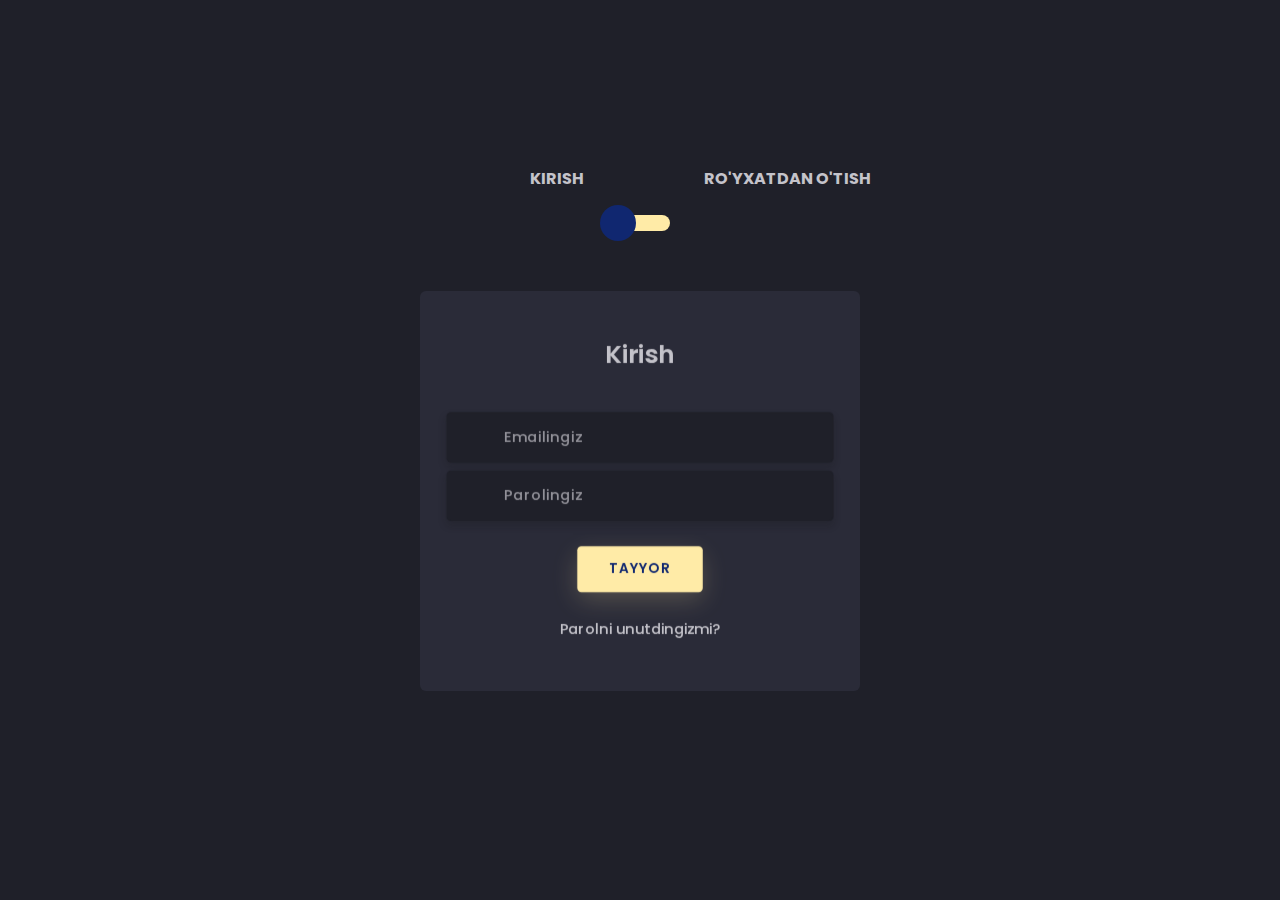
<file: index.html>
<!DOCTYPE html>
<html lang="en">

<head>
    <meta charset="UTF-8">
    <meta http-equiv="X-UA-Compatible" content="IE=edge">
    <meta name="viewport" content="width=device-width, initial-scale=1.0">
    <link rel="stylesheet" href="style.css">
    <title>Kirish Uzum Market</title>
</head>

<body>
    <style>
        /* author: Ivan Grozdic 
https://codepen.io/ig_design/pen/KKVQpVP*/
@import url("https://cdnjs.cloudflare.com/ajax/libs/twitter-bootstrap/4.5.0/css/bootstrap.min.css");
@import url("https://unicons.iconscout.com/release/v2.1.9/css/unicons.css");
@import url("https://fonts.googleapis.com/css?family=Poppins:400,500,600,700,800,900");

body {
    font-family: "Poppins", sans-serif;
    font-weight: 300;
    font-size: 15px;
    line-height: 1.7;
    color: #c4c3ca;
    background-color: #1f2029;
    overflow-x: hidden;
}
a {
    cursor: pointer;
    transition: all 200ms linear;
}
a:hover {
    text-decoration: none;
}
.link {
    color: #c4c3ca;
}
.link:hover {
    color: #ffeba7;
}
p {
    font-weight: 500;
    font-size: 14px;
    line-height: 1.7;
}
h4 {
    font-weight: 600;
}
h6 span {
    padding-left: 120px;
    /* padding: 0 50px; */
    text-transform: uppercase;
    font-weight: 700;
}
.section {
    position: relative;
    width: 100%;
    display: block;
}
.full-height {
    min-height: 100vh;
}
[type="checkbox"]:checked,
[type="checkbox"]:not(:checked) {
    position: absolute;
    left: -9999px;
}
.checkbox:checked + label,
.checkbox:not(:checked) + label {
    position: relative;
    display: block;
    text-align: center;
    width: 60px;
    height: 16px;
    border-radius: 8px;
    padding: 0;
    margin: 10px auto;
    cursor: pointer;
    background-color: #ffeba7;
}
.checkbox:checked + label:before,
.checkbox:not(:checked) + label:before {
    position: absolute;
    display: block;
    width: 36px;
    height: 36px;
    border-radius: 50%;
    color: #ffeba7;
    background-color: #102770;
    font-family: "unicons";
    content: "\eb4f";
    z-index: 20;
    top: -10px;
    left: -10px;
    line-height: 36px;
    text-align: center;
    font-size: 24px;
    transition: all 0.5s ease;
}
.checkbox:checked + label:before {
    transform: translateX(44px) rotate(-270deg);
}

.card-3d-wrap {
    position: relative;
    width: 440px;
    max-width: 100%;
    height: 400px;
    -webkit-transform-style: preserve-3d;
    transform-style: preserve-3d;
    perspective: 800px;
    margin-top: 60px;
}
.card-3d-wrapper {
    width: 100%;
    height: 100%;
    position: absolute;
    top: 0;
    left: 0;
    -webkit-transform-style: preserve-3d;
    transform-style: preserve-3d;
    transition: all 600ms ease-out;
}
.card-front,
.card-back {
    width: 100%;
    height: 100%;
    background-color: #2a2b38;
    background-image: url("https://s3-us-west-2.amazonaws.com/s.cdpn.io/1462889/pat.svg");
    background-position: bottom center;
    background-repeat: no-repeat;
    background-size: 300%;
    position: absolute;
    border-radius: 6px;
    left: 0;
    top: 0;
    -webkit-transform-style: preserve-3d;
    transform-style: preserve-3d;
    -webkit-backface-visibility: hidden;
    -moz-backface-visibility: hidden;
    -o-backface-visibility: hidden;
    backface-visibility: hidden;
}
.card-back {
    transform: rotateY(180deg);
}
.checkbox:checked ~ .card-3d-wrap .card-3d-wrapper {
    transform: rotateY(180deg);
}
.center-wrap {
    position: absolute;
    width: 100%;
    padding: 0 35px;
    top: 50%;
    left: 0;
    transform: translate3d(0, -50%, 35px) perspective(100px);
    z-index: 20;
    display: block;
}

.form-group {
    position: relative;
    display: block;
    margin: 0;
    padding: 0;
}
.form-style {
    padding: 13px 20px;
    padding-left: 55px;
    height: 48px;
    width: 100%;
    font-weight: 500;
    border-radius: 4px;
    font-size: 14px;
    line-height: 22px;
    letter-spacing: 0.5px;
    outline: none;
    color: #c4c3ca;
    background-color: #1f2029;
    border: none;
    -webkit-transition: all 200ms linear;
    transition: all 200ms linear;
    box-shadow: 0 4px 8px 0 rgba(21, 21, 21, 0.2);
}
.form-style:focus,
.form-style:active {
    border: none;
    outline: none;
    box-shadow: 0 4px 8px 0 rgba(21, 21, 21, 0.2);
}
.input-icon {
    position: absolute;
    top: 0;
    left: 18px;
    height: 48px;
    font-size: 24px;
    line-height: 48px;
    text-align: left;
    color: #ffeba7;
    -webkit-transition: all 200ms linear;
    transition: all 200ms linear;
}

.form-group input:-ms-input-placeholder {
    color: #c4c3ca;
    opacity: 0.7;
    -webkit-transition: all 200ms linear;
    transition: all 200ms linear;
}
.form-group input::-moz-placeholder {
    color: #c4c3ca;
    opacity: 0.7;
    -webkit-transition: all 200ms linear;
    transition: all 200ms linear;
}
.form-group input:-moz-placeholder {
    color: #c4c3ca;
    opacity: 0.7;
    -webkit-transition: all 200ms linear;
    transition: all 200ms linear;
}
.form-group input::-webkit-input-placeholder {
    color: #c4c3ca;
    opacity: 0.7;
    -webkit-transition: all 200ms linear;
    transition: all 200ms linear;
}
.form-group input:focus:-ms-input-placeholder {
    opacity: 0;
    -webkit-transition: all 200ms linear;
    transition: all 200ms linear;
}
.form-group input:focus::-moz-placeholder {
    opacity: 0;
    -webkit-transition: all 200ms linear;
    transition: all 200ms linear;
}
.form-group input:focus:-moz-placeholder {
    opacity: 0;
    -webkit-transition: all 200ms linear;
    transition: all 200ms linear;
}
.form-group input:focus::-webkit-input-placeholder {
    opacity: 0;
    -webkit-transition: all 200ms linear;
    transition: all 200ms linear;
}

.btn {
    border-radius: 4px;
    height: 44px;
    font-size: 13px;
    font-weight: 600;
    text-transform: uppercase;
    -webkit-transition: all 200ms linear;
    transition: all 200ms linear;
    padding: 0 30px;
    letter-spacing: 1px;
    display: -webkit-inline-flex;
    display: -ms-inline-flexbox;
    display: inline-flex;
    -webkit-align-items: center;
    -moz-align-items: center;
    -ms-align-items: center;
    align-items: center;
    -webkit-justify-content: center;
    -moz-justify-content: center;
    -ms-justify-content: center;
    justify-content: center;
    -ms-flex-pack: center;
    text-align: center;
    border: none;
    background-color: #ffeba7;
    color: #102770;
    box-shadow: 0 8px 24px 0 rgba(255, 235, 167, 0.2);
}
.btn:active,
.btn:focus {
    background-color: #102770;
    color: #ffeba7;
    box-shadow: 0 8px 24px 0 rgba(16, 39, 112, 0.2);
}
.btn:hover {
    background-color: #102770;
    color: #ffeba7;
    box-shadow: 0 8px 24px 0 rgba(16, 39, 112, 0.2);
}

.logo {
    position: absolute;
    top: 30px;
    right: 30px;
    display: block;
    z-index: 100;
    transition: all 250ms linear;
}
.logo img {
    height: 26px;
    width: auto;
    display: block;
}

    </style>



    <div class="section">
        <div class="container">
            <div class="row full-height justify-content-center">
                <div class="col-12 text-center align-self-center py-5">
                    <div class="section pb-5 pt-5 pt-sm-2 text-center">
                        <h6 class="mb-0 pb-3"><span>Kirish</span><span>Ro'yxatdan o'tish</span></h6>
                        <input class="checkbox" type="checkbox" id="reg-log" name="reg-log" />
                        <label for="reg-log"></label>
                        <div class="card-3d-wrap mx-auto">
                            <div class="card-3d-wrapper">
                                <div class="card-front">
                                    <div class="center-wrap">
                                        <div class="section text-center">
                                            <h4 class="mb-4 pb-3">Kirish</h4>
                                            <div class="form-group">
                                                <input type="email" name="logemail" class="form-style"
                                                    placeholder="Emailingiz" id="logemail" autocomplete="off">
                                                <i class="input-icon uil uil-at"></i>
                                            </div>
                                            <div class="form-group mt-2">
                                                <input type="password" name="logpass" class="form-style"
                                                    placeholder="Parolingiz" id="logpass" autocomplete="off">
                                                <i class="input-icon uil uil-lock-alt"></i>
                                            </div>
                                            <a href="./index2.html" class="btn mt-4">Tayyor</a>
                                            <p class="mb-0 mt-4 text-center"><a href="#" class="link">Parolni
                                                 unutdingizmi?</a></p>
                                        </div>
                                    </div>
                                </div>
                                <div class="card-back">
                                    <div class="center-wrap">
                                        <div class="section text-center">
                                            <h4 class="mb-4 pb-3">Ro'yxatdan o'tish</h4>
                                            <div class="form-group">
                                                <input type="text" name="logname" class="form-style"
                                                    placeholder="To'liq ismingizni kiriting" id="logname" autocomplete="off">
                                                <i class="input-icon uil uil-user"></i>
                                            </div>
                                            <div class="form-group mt-2">
                                                <input type="email" name="logemail" class="form-style"
                                                    placeholder="Emailni kiriting" id="logemail" autocomplete="off">
                                                <i class="input-icon uil uil-at"></i>
                                            </div>
                                            <div class="form-group mt-2">
                                                <input type="password" name="logpass" class="form-style"
                                                    placeholder="Parolni Kiriting" id="logpass" autocomplete="off">
                                                <i class="input-icon uil uil-lock-alt"></i>
                                            </div>
                                            <a href="./index2.html" class="btn mt-4">Oldinga</a>
                                        </div>
                                    </div>
                                </div>
                            </div>
                        </div>
                    </div>
                </div>
            </div>
        </div>
    </div>
</body>

</html>
</file>
<file: style.css>
a{
    text-decoration: none;
    color: grey;
    display: inline-block;
}
.b{
    color: black;
}
.t{
    text-decoration: underline;
}
.pa{
    
    padding: 6px 0;
    align-items: center;

}
.menu{
    display: none;
}

.ff{
    display: flex;
}
.f{
    flex-wrap: wrap;
    display: flex;
}
.ts{
    text-align: center;
}
.r{
   text-align: right;
}
.w{
    width: 140px;
}
.fas{
    font-size: 20px;
}

.c{
    color: rgb(0, 38, 255);
}
.mn a{
    margin: 0 15px;
}
.card{
    margin: 10px;
}
.card span{
    font-size: 12px;
}

.bg{
    display: inline-block;
    background-color: yellow;
    padding: 3px 10px;
    border-radius: 30px;
}
.wid{
    height: 340px;
}
.nj{
    width: 100%;
   }
   .no{
    display: none;
   }
   @media (max-width:1200px) {
    .no{
        display: block;
       }
   .nono{
    display: none;
   }
   .menu{
    display: block;
   }
 }
@media (max-width:600px) {
   
   .ffs{
    text-align: left;
   } 
   .nj{
    width: 100%;
   }
}
</file>
